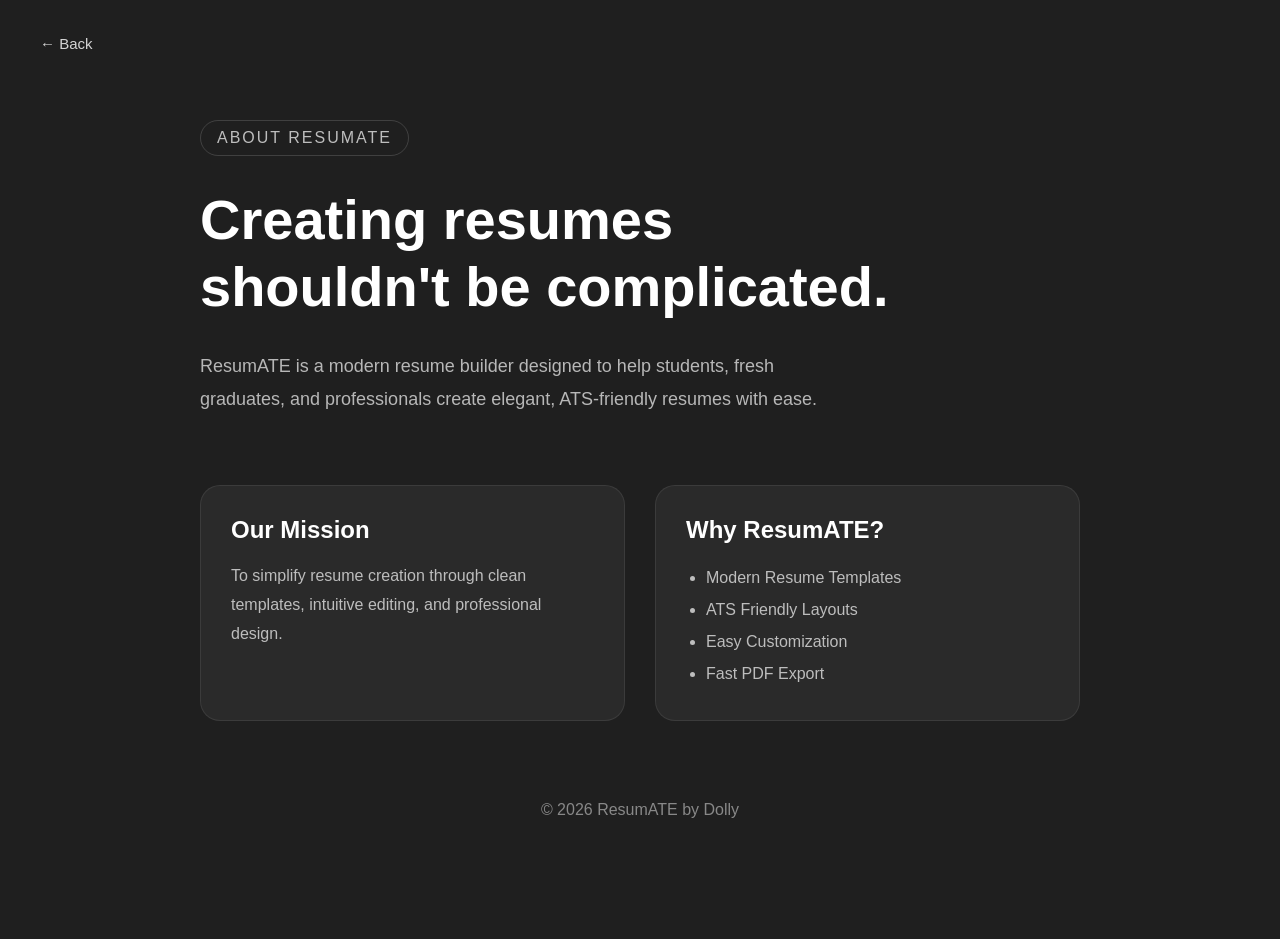
<file: about.html>
<!DOCTYPE html>
<html lang="en">
<head>
    <meta charset="UTF-8">
    <meta name="viewport" content="width=device-width, initial-scale=1.0">
    <title>ResumATE</title>
    <link rel="icon" type="image/png" href="images/2026-06-27.png">

    <link rel="stylesheet" href="css/about.css">
     <link rel="stylesheet" href="css/mobile.css">
</head>
<body>

    <a href="index.html" class="back-btn">← Back</a>

    <div class="container">

        <div class="badge">ABOUT RESUMATE</div>

        <h1>Creating resumes shouldn't be complicated.</h1>

        <p class="intro">
            ResumATE is a modern resume builder designed to help students,
            fresh graduates, and professionals create elegant,
            ATS-friendly resumes with ease.
        </p>

        <div class="cards">

            <div class="card">
                <h2>Our Mission</h2>
                <p>
                    To simplify resume creation through clean templates,
                    intuitive editing, and professional design.
                </p>
            </div>

            <div class="card">
                <h2>Why ResumATE?</h2>
                <ul>
                    <li>Modern Resume Templates</li>
                    <li>ATS Friendly Layouts</li>
                    <li>Easy Customization</li>
                    <li>Fast PDF Export</li>
                </ul>
            </div>

        </div>

        <footer>
            © 2026 ResumATE by Dolly
        </footer>

    </div>

</body>
</html>
</file>
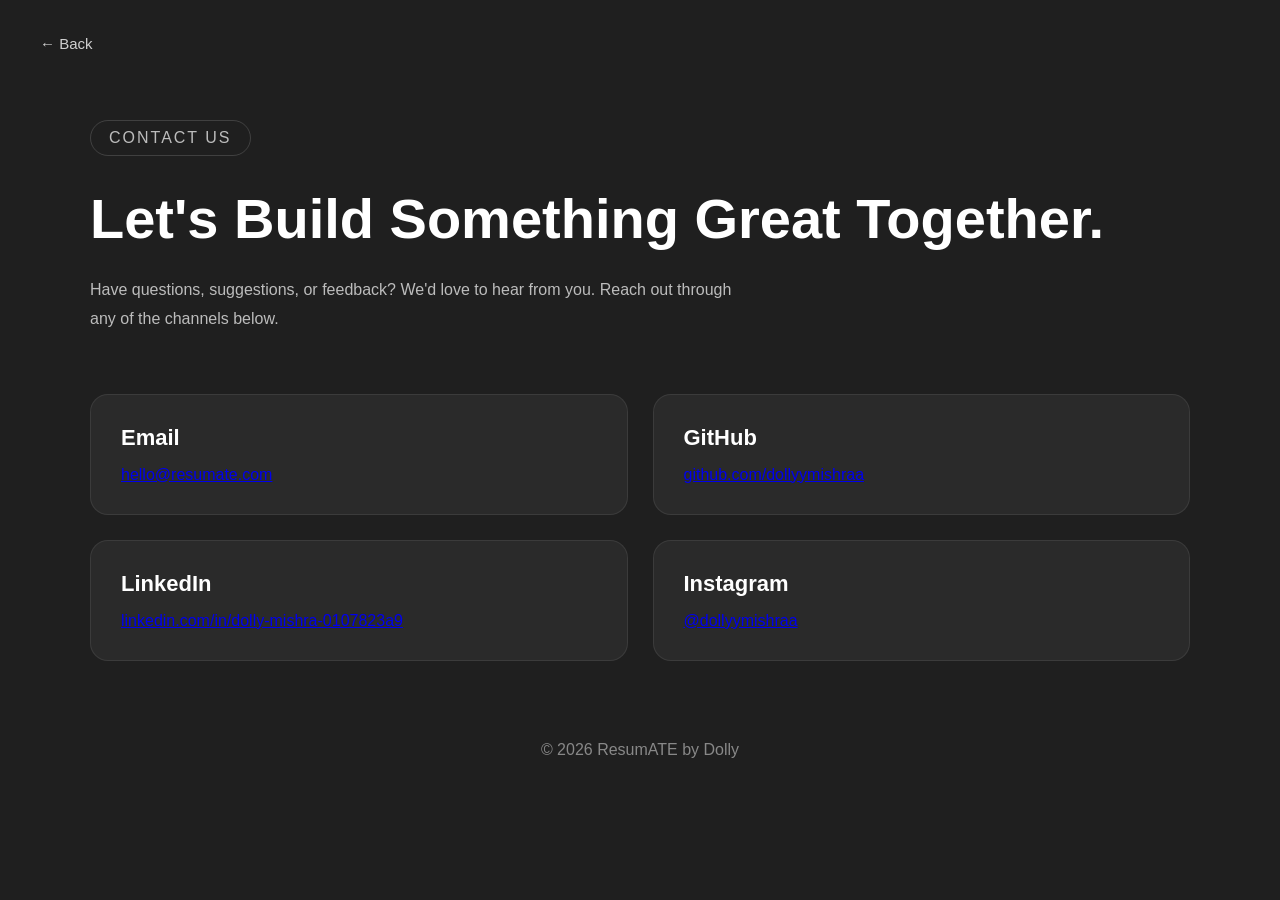
<file: contact.html>
<!DOCTYPE html>
<html lang="en">
<head>
    <meta charset="UTF-8">
    <meta name="viewport" content="width=device-width, initial-scale=1.0">
    <title>ResumATE </title>
    <link rel="icon" type="image/png" href="images/2026-06-27.png">
     <link rel="stylesheet" href="css/mobile.css">

    <link rel="stylesheet" href="css/contact.css">
</head>
<body>

    <a href="index.html" class="back-btn">← Back</a>

    <div class="container">

        <div class="badge">CONTACT US</div>

        <h1>Let's Build Something Great Together.</h1>

        <p class="intro">
            Have questions, suggestions, or feedback? We'd love to hear from you.
            Reach out through any of the channels below.
        </p>

        <div class="contact-grid">

            <div class="card">
                <h3>Email</h3>
                <p><a href="mailto:hello@resumate.com">hello@resumate.com</a></p>
            </div>

            <div class="card">
                <h3>GitHub</h3>
                <p><a href="https://github.com/dollyymishraa" target="_blank">github.com/dollyymishraa</a></p>
            </div>

            <div class="card">
                <h3>LinkedIn</h3>
                <p> <a href="https://linkedin.com/in/dolly-mishra-0107823a9" target="_blank">linkedin.com/in/dolly-mishra-0107823a9</a></p>
            </div>

            <div class="card">
                <h3>Instagram</h3>
                <p>
                <a href="https://instagram.com/dollyymishra" target="_blank">@dollyymishraa</a>
                </p>
            </div>

        </div>

        <footer>
            © 2026 ResumATE by Dolly
        </footer>

    </div>

</body>
</html>
</file>
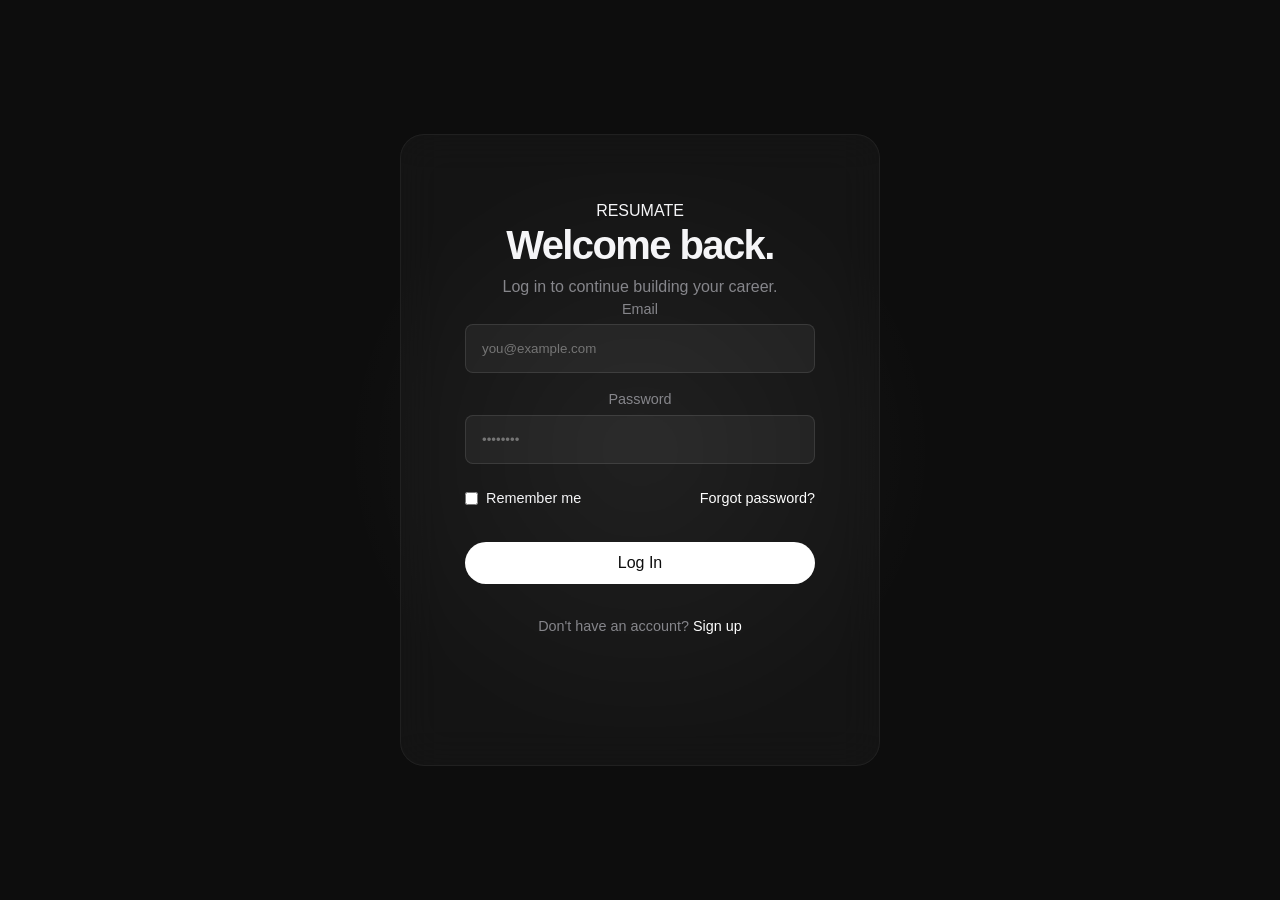
<file: dashboard.html>
<!DOCTYPE html>
<html lang="en" data-theme="dark">
<head>
  <meta charset="UTF-8">
  <meta name="viewport" content="width=device-width, initial-scale=1.0">
  <title>ResumATE</title>
  <link rel="icon" type="image/png" href="images/2026-06-27.png">
  <link rel="stylesheet" href="css/global.css">
  <link rel="stylesheet" href="css/animations.css">
  <link rel="stylesheet" href="css/dashboard.css">
   <link rel="stylesheet" href="css/mobile.css">
</head>
<body>
  <button class="btn btn-secondary logout-btn" onclick="Auth.logout()">Logout</button>

  <div class="dashboard-container">
    <div class="dashboard-header slide-up">
      <h1 class="dashboard-title">Welcome back, <span id="userName"></span></h1>
      <p class="dashboard-subtitle">Continue building your career story.</p>
    </div>

    <div class="dashboard-grid">
      <div class="dashboard-card glass slide-up delay-100" onclick="window.location.href='builder.html'">
        <div>
          <div class="card-icon">
            <svg width="28" height="28" viewBox="0 0 24 24" fill="none" stroke="currentColor" stroke-width="2"><line x1="12" y1="5" x2="12" y2="19"></line><line x1="5" y1="12" x2="19" y2="12"></line></svg>
          </div>
          <h3 class="card-title">Create New Resume</h3>
          <p class="card-description">Start from scratch </p>
        </div>
      </div>

      <div class="dashboard-card glass slide-up delay-200" onclick="window.location.href='profile.html'">
        <div>
          <div class="card-icon">
            <svg width="28" height="28" viewBox="0 0 24 24" fill="none" stroke="currentColor" stroke-width="2"><path d="M20 21v-2a4 4 0 0 0-4-4H8a4 4 0 0 0-4 4v2"></path><circle cx="12" cy="7" r="4"></circle></svg>
          </div>
          <h3 class="card-title">Profile</h3>
          <p class="card-description">Manage your account and preferences.</p>
        </div>
      </div>

      <div class="dashboard-card glass slide-up delay-300" onclick="window.location.href='settings.html'">
        <div>
          <div class="card-icon">
            <svg width="28" height="28" viewBox="0 0 25 25" fill="none" stroke="currentColor" stroke-width="2"><circle cx="12" cy="12" r="8"></circle><path d="M12 1v6m0 6v6m-9-9h6m6 0h6"></path></svg>
          </div>
          <h3 class="card-title">Settings</h3>
          <p class="card-description">Customize your experience.</p>
        </div>
      </div>
    </div>

    <div class="slide-up delay-300">
      <h2 style="margin-bottom: var(--spacing-lg);">Recent Resumes</h2>
      <input type="text" id="searchBar" class="search-bar" placeholder="Search resumes...">
      <div class="resume-list" id="resumeList">
        <!-- Resumes will be dynamically loaded here -->
      </div>
      <div id="emptyState" style="display: none; text-align: center; padding: var(--spacing-xxl); color: var(--text-muted);">
        <p>No resumes yet. Create your first one!</p>
      </div>
    </div>
  </div>

  <script src="js/storage.js"></script>
  <script src="js/toast.js"></script>
  <script src="js/auth.js"></script>
  <script src="js/theme.js"></script>
  <script src="js/resume.js"></script>
  <script>
    document.addEventListener('DOMContentLoaded', () => {
      Auth.requireAuth();
      
      const user = Auth.getCurrentUser();
      document.getElementById('userName').textContent = user.name;

      // Reveal animations
      setTimeout(() => {
        document.querySelectorAll('.slide-up').forEach(el => el.classList.add('visible'));
      }, 100);

      loadResumes();

      // Search functionality
      document.getElementById('searchBar').addEventListener('input', (e) => {
        loadResumes(e.target.value);
      });
    });

    function loadResumes(searchTerm = '') {
      const resumes = ResumeManager.getAll();
      const filtered = searchTerm 
        ? resumes.filter(r => r.name.toLowerCase().includes(searchTerm.toLowerCase()))
        : resumes;

      const container = document.getElementById('resumeList');
      const emptyState = document.getElementById('emptyState');

      if (filtered.length === 0) {
        container.innerHTML = '';
        emptyState.style.display = 'block';
        return;
      }

      emptyState.style.display = 'none';
      container.innerHTML = filtered.map(resume => `
        <div class="resume-item glass">
          <div class="resume-thumbnail"></div>
          <div class="resume-name">${resume.name}</div>
          <div class="resume-meta">Last modified: ${new Date(resume.lastModified).toLocaleDateString()}</div>
          <div class="resume-actions">
            <button onclick="editResume('${resume.id}')">Edit</button>
            <button onclick="duplicateResume('${resume.id}')">Duplicate</button>
            <button onclick="deleteResume('${resume.id}')">Delete</button>
          </div>
        </div>
      `).join('');
    }

    function editResume(id) {
      window.location.href = `builder.html?id=${id}`;
    }

    function duplicateResume(id) {
      ResumeManager.duplicate(id);
      Toast.show('Resume duplicated successfully', 'success');
      loadResumes();
    }

    function deleteResume(id) {
      if (confirm('Are you sure you want to delete this resume? This action cannot be undone.')) {
        ResumeManager.delete(id);
        Toast.show('Resume deleted successfully', 'success');
        loadResumes();
      }
    }
  </script>
</body>
</html>
</file>
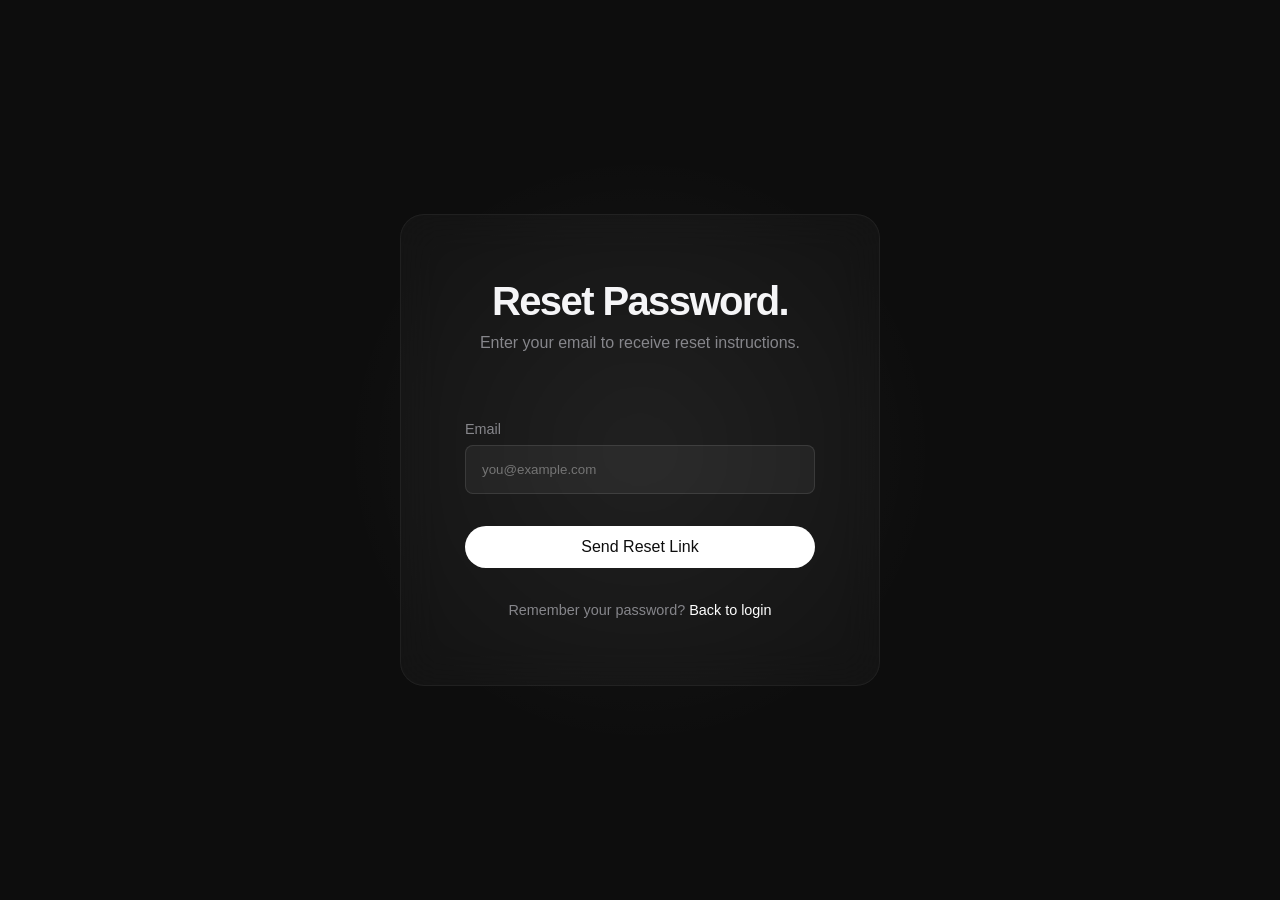
<file: forgot-password.html>
<!DOCTYPE html>
<html lang="en" data-theme="dark">
<head>
  <meta charset="UTF-8">
  <meta name="viewport" content="width=device-width, initial-scale=1.0">
  <title>ResumATE</title>
  <link rel="icon" type="image/png" href="images/2026-06-27.png">
  <link rel="stylesheet" href="css/global.css">
  <link rel="stylesheet" href="css/animations.css">
  <link rel="stylesheet" href="css/auth.css">
   <link rel="stylesheet" href="css/mobile.css">
</head>
<body>
  <div class="auth-container">
    <div class="auth-bg-blob"></div>
    <div class="auth-card glass scale-up">
      <div class="auth-header">
        <h1 class="auth-title">Reset Password.</h1>
        <p class="auth-subtitle">Enter your email to receive reset instructions.</p>
      </div>
      
      <form id="resetForm" class="auth-form">
        <div class="form-group delay-100 slide-up">
          <label for="email" class="form-label">Email</label>
          <input type="email" id="email" required placeholder="you@example.com">
          <span class="error-message" id="emailError">Please enter a valid email address.</span>
        </div>
        
        <button type="submit" class="btn btn-primary auth-btn delay-200 slide-up">Send Reset Link</button>
      </form>
      
      <div class="auth-footer delay-300 slide-up">
        Remember your password? <a href="login.html" class="auth-link">Back to login</a>
      </div>
    </div>
  </div>

  <script src="js/storage.js"></script>
  <script src="js/toast.js"></script>
  <script src="js/auth.js"></script>
  <script src="js/theme.js"></script>
  <script>
    document.addEventListener('DOMContentLoaded', () => {
      Auth.redirectIfAuth();
      
      setTimeout(() => {
        document.querySelector('.scale-up').classList.add('visible');
        document.querySelectorAll('.slide-up').forEach(el => el.classList.add('visible'));
      }, 100);

      const form = document.getElementById('resetForm');
      form.addEventListener('submit', (e) => {
        e.preventDefault();
        const email = document.getElementById('email').value;
        const emailRegex = /^[^\s@]+@[^\s@]+\.[^\s@]+$/;
        
        if (!emailRegex.test(email)) {
          document.getElementById('emailError').classList.add('visible');
          return;
        }
        
        document.getElementById('emailError').classList.remove('visible');
        Toast.show('If an account exists, a reset link will be sent.', 'success');
        
        setTimeout(() => {
          window.location.href = 'login.html';
        }, 3000);
      });
    });
  </script>
</body>
</html>
</file>
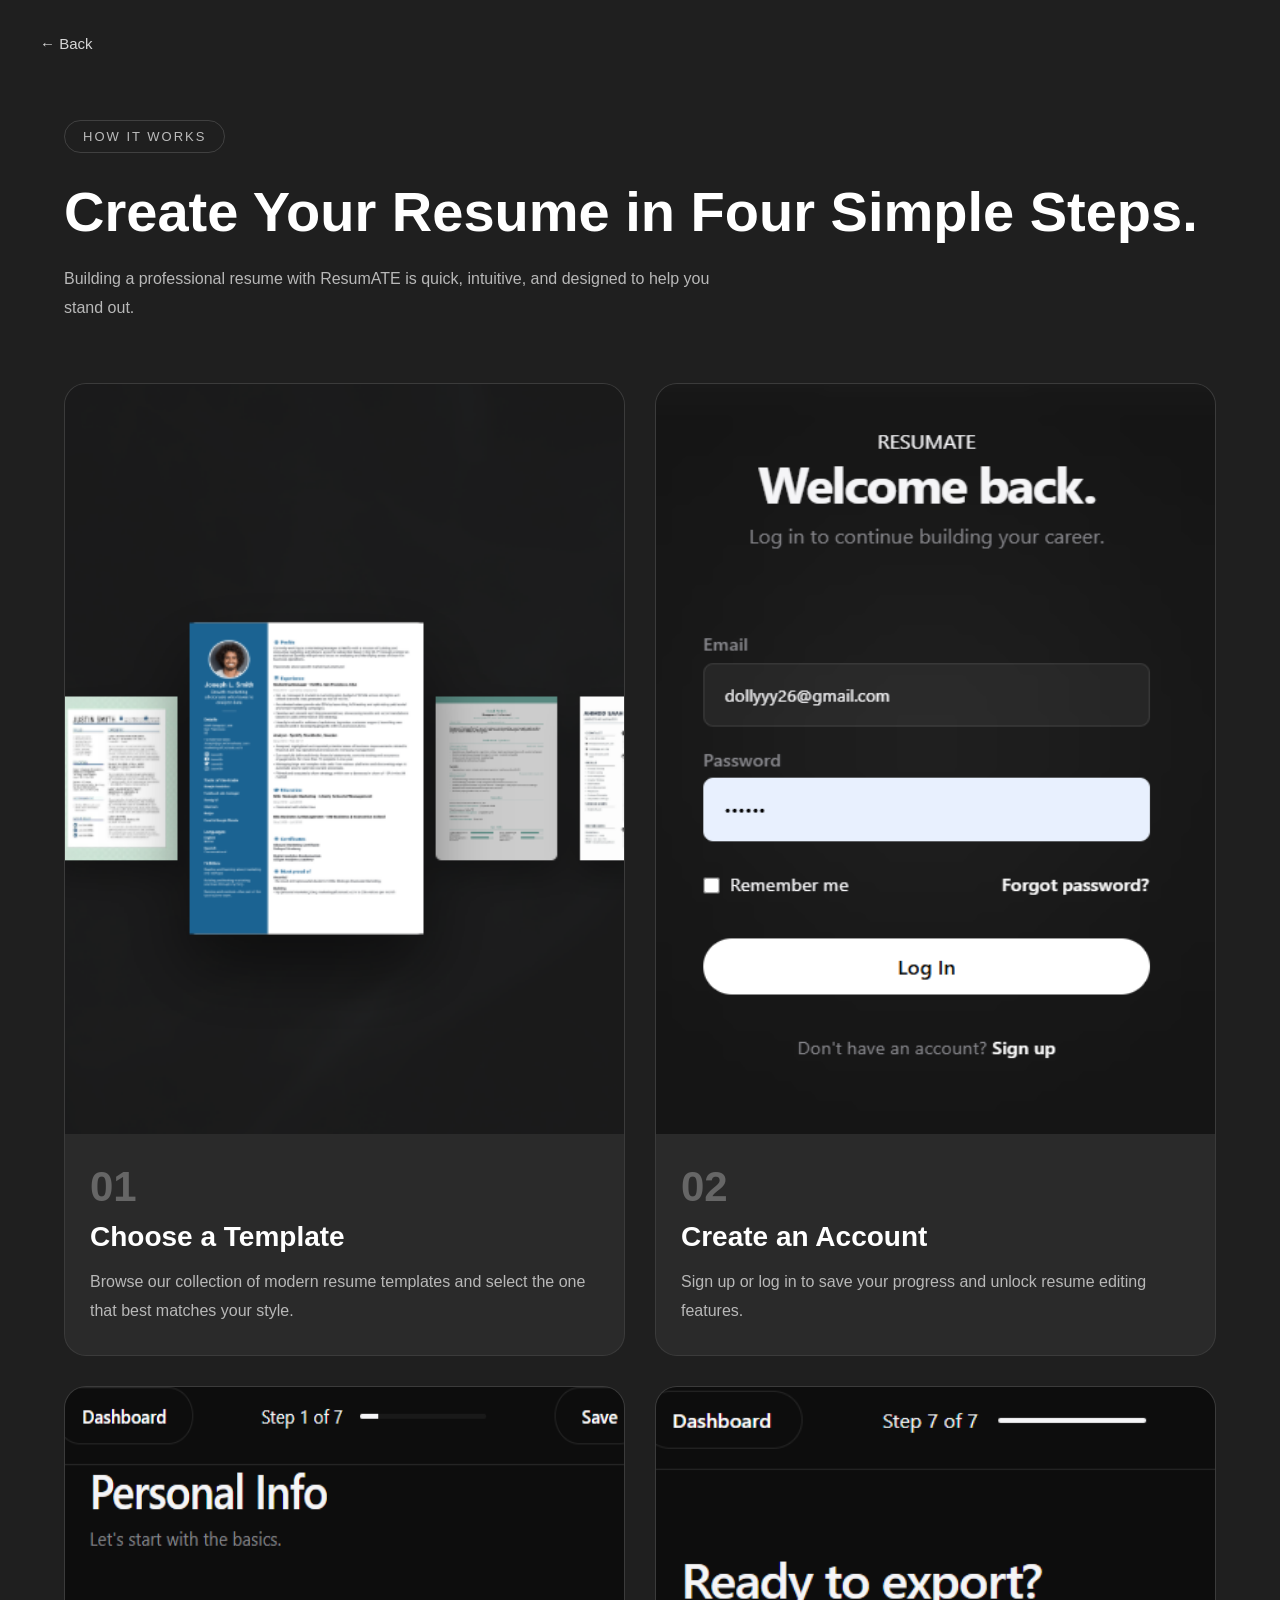
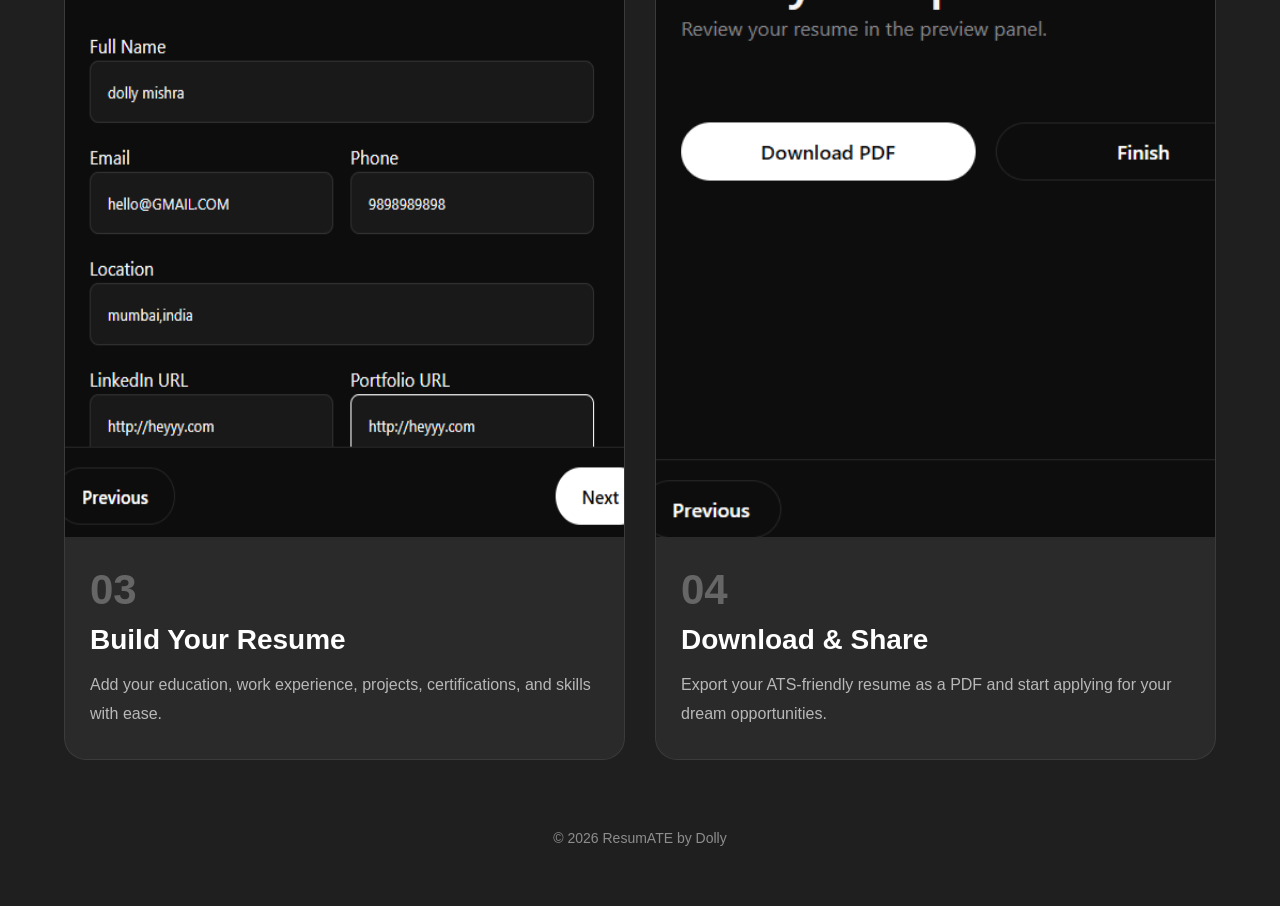
<file: how-it-works.html>
<!DOCTYPE html>
<html lang="en">
<head>
    <meta charset="UTF-8">
    <meta name="viewport" content="width=device-width, initial-scale=1.0">
    <title>ResumATE</title>
    <link rel="icon" type="image/png" href="images/2026-06-27.png">
     <link rel="stylesheet" href="css/mobile.css">

    <link rel="stylesheet" href="css/how-it-works.css">
</head>
<body>

    <a href="index.html" class="back-btn">← Back</a>

    <div class="container">

        <div class="badge">HOW IT WORKS</div>

        <h1>Create Your Resume in Four Simple Steps.</h1>

        <p class="intro">
            Building a professional resume with ResumATE is quick, intuitive,
            and designed to help you stand out.
        </p>

        <div class="steps">

            <!-- Step 1 -->
            <div class="step">
                <img src="images/template.png"
                     alt="Choose Template">

                <div class="number">01</div>

                <h2>Choose a Template</h2>

                <p>
                    Browse our collection of modern resume templates
                    and select the one that best matches your style.
                </p>
            </div>

            <!-- Step 2 -->
            <div class="step">
                <img src="images/login.png"
                     alt="Login">

                <div class="number">02</div>

                <h2>Create an Account</h2>

                <p>
                    Sign up or log in to save your progress and unlock
                    resume editing features.
                </p>
            </div>

            <!-- Step 3 -->
            <div class="step">
                <img src="images/resume-builder.png"
                     alt="Resume Builder">

                <div class="number">03</div>

                <h2>Build Your Resume</h2>

                <p>
                    Add your education, work experience, projects,
                    certifications, and skills with ease.
                </p>
            </div>

            <!-- Step 4 -->
            <div class="step">
                <img src="images/download.png"
                     alt="Download Resume">

                <div class="number">04</div>

                <h2>Download & Share</h2>

                <p>
                    Export your ATS-friendly resume as a PDF and start
                    applying for your dream opportunities.
                </p>
            </div>

        </div>

        <footer>
            © 2026 ResumATE by Dolly
        </footer>

    </div>

</body>
</html>
</file>
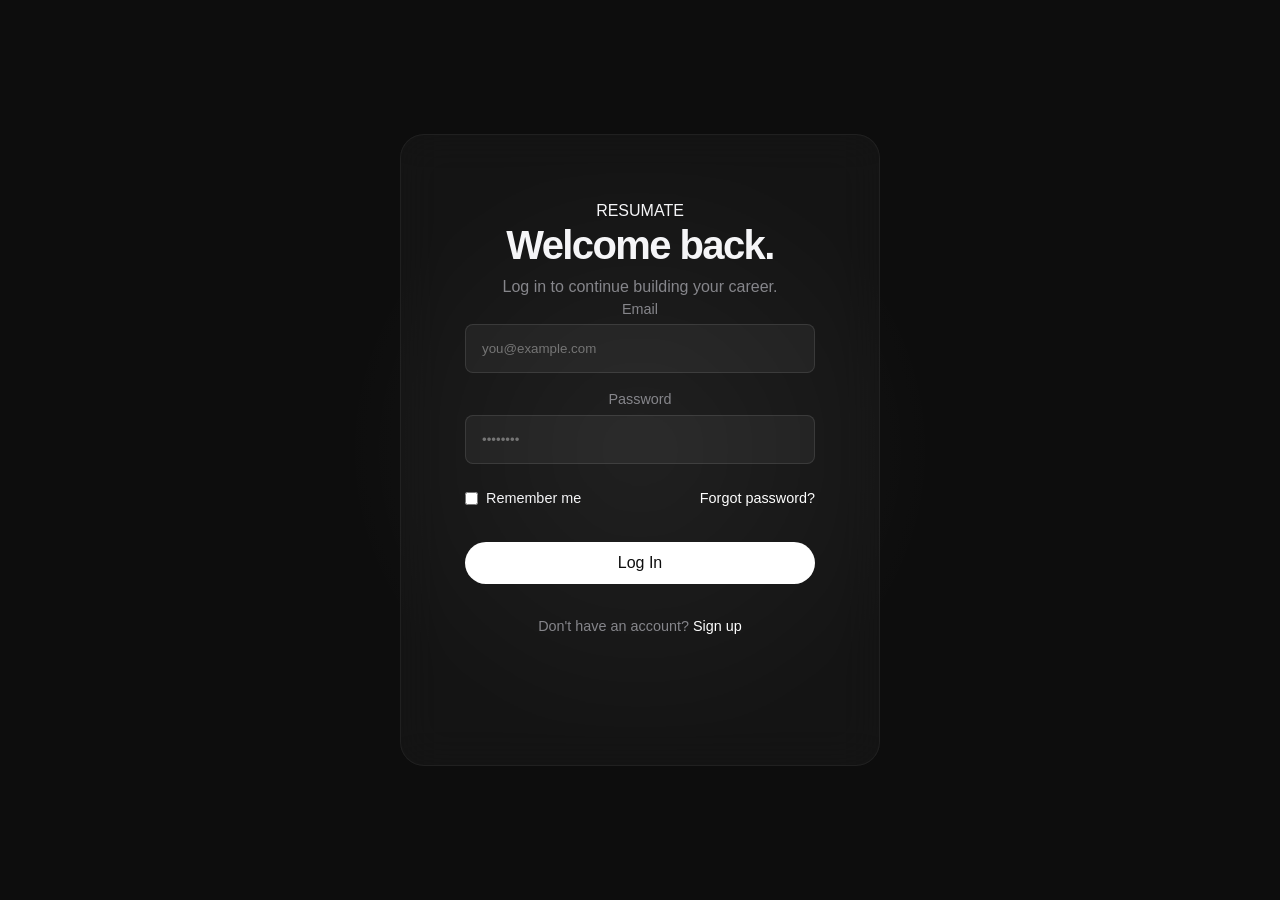
<file: login.html>
<!DOCTYPE html>
<html lang="en" data-theme="dark">
<head>
  <meta charset="UTF-8">
  <meta name="viewport" content="width=device-width, initial-scale=1.0">
  <title>ResumATE</title>
  <link rel="icon" type="image/png" href="images/2026-06-27.png">
  <link rel="stylesheet" href="css/global.css">
  <link rel="stylesheet" href="css/animations.css">
  <link rel="stylesheet" href="css/auth.css">
   <link rel="stylesheet" href="css/mobile.css">
</head>
<body>
  


  <div class="auth-container">
    <div class="auth-bg-blob"></div>
    <div class="auth-card glass scale-up">
      <div class="auth-header">
        <div class="auth-logo">
          <div class="hero-layout">RESUM<span>ATE</span>
</div>
        <h1 class="auth-title">Welcome back.</h1>
        <p class="auth-subtitle">Log in to continue building your career.</p>
      </div>
      
      <form id="loginForm" class="auth-form">
        <div class="form-group delay-100 slide-up">
          <label for="email" class="form-label">Email</label>
          <input type="email" id="email" required placeholder="you@example.com">
          <span class="error-message" id="emailError">Please enter a valid email address.</span>
        </div>
        
        <div class="form-group delay-200 slide-up">
          <label for="password" class="form-label">Password</label>
          <input type="password" id="password" required placeholder="••••••••">
        </div>
        
        <div class="form-options delay-300 slide-up">
          <label class="checkbox-label">
            <input type="checkbox" id="remember">
            <span>Remember me</span>
          </label>
          <a href="forgot-password.html" class="auth-link">Forgot password?</a>
        </div>
        
        <button type="submit" class="btn btn-primary auth-btn delay-300 slide-up">Log In</button>
      </form>
      
      <div class="auth-footer delay-300 slide-up">
        Don't have an account? <a href="signup.html" class="auth-link">Sign up</a>
      </div>
    </div>
  </div>

  <script src="js/storage.js"></script>
  <script src="js/toast.js"></script>
  <script src="js/auth.js"></script>
  <script src="js/theme.js"></script>
  <script>
    document.addEventListener('DOMContentLoaded', () => {
      Auth.redirectIfAuth();
      
      // Reveal animations
      setTimeout(() => {
        document.querySelector('.scale-up').classList.add('visible');
        document.querySelectorAll('.slide-up').forEach(el => el.classList.add('visible'));
      }, 100);

      const form = document.getElementById('loginForm');
      form.addEventListener('submit', (e) => {
        e.preventDefault();
        
        const email = document.getElementById('email').value;
        const password = document.getElementById('password').value;
        const remember = document.getElementById('remember').checked;
        const emailError = document.getElementById('emailError');
        
        // Basic email validation
        const emailRegex = /^[^\s@]+@[^\s@]+\.[^\s@]+$/;
        if (!emailRegex.test(email)) {
          emailError.classList.add('visible');
          return;
        } else {
          emailError.classList.remove('visible');
        }

        try {
          Auth.login(email, password, remember);
          const params = new URLSearchParams(window.location.search);
          const redirect = params.get('redirect');
          window.location.href = redirect ? decodeURIComponent(redirect) : 'dashboard.html';
        } catch (error) {
          Toast.show(error.message, 'error');
        }
      });
    });
  </script>
</body>
</html>
</file>
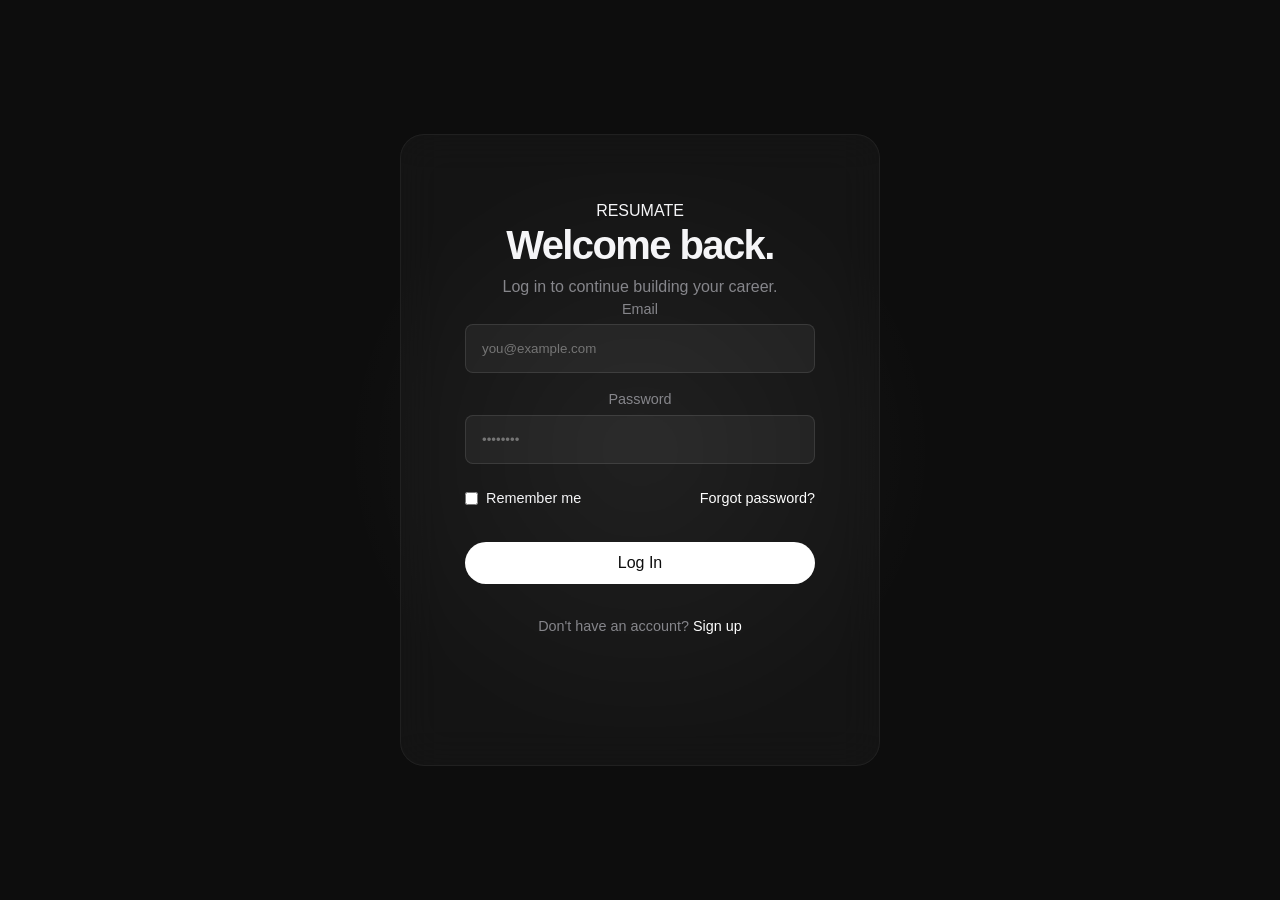
<file: profile.html>
<!DOCTYPE html>
<html lang="en" data-theme="dark">
<head>
  <meta charset="UTF-8">
  <meta name="viewport" content="width=device-width, initial-scale=1.0">
  <title>ResumATE</title>
  <link rel="icon" type="image/png" href="images/2026-06-27.png">
  <link rel="stylesheet" href="css/global.css">
  <link rel="stylesheet" href="css/animations.css">
  <link rel="stylesheet" href="css/dashboard.css">
   <link rel="stylesheet" href="css/mobile.css">
</head>
<body>
  <button class="btn btn-secondary logout-btn" onclick="window.location.href='dashboard.html'">← Back</button>

  <div class="dashboard-container">
    <div class="dashboard-header slide-up">
      <h1 class="dashboard-title">Profile</h1>
      <p class="dashboard-subtitle">Manage your account information.</p>
    </div>

    <div class="glass slide-up delay-100" style="max-width: 600px; padding: var(--spacing-xl); margin-bottom: var(--spacing-xl);">
      <div style="display: flex; align-items: center; gap: var(--spacing-lg); margin-bottom: var(--spacing-xl);">
        <div style="width: 80px; height: 80px; border-radius: 50%; background: var(--surface-color); display: flex; align-items: center; justify-content: center; font-size: 2rem; font-weight: 600; border: 2px solid var(--border-color);" id="avatarInitials"></div>
        <div>
          <h2 id="profileName"></h2>
          <p class="text-muted" id="profileEmail"></p>
        </div>
      </div>

      <div style="display: flex; flex-direction: column; gap: var(--spacing-md);">
        <div>
          <label class="form-label">Full Name</label>
          <input type="text" id="editName" placeholder="Your name">
        </div>
        <div>
          <label class="form-label">Email</label>
          <input type="email" id="editEmail" placeholder="your@email.com">
        </div>
        <button class="btn btn-primary" onclick="saveProfile()">Save Changes</button>
      </div>
    </div>

    <div class="slide-up delay-200">
      <h2 style="margin-bottom: var(--spacing-lg);">Statistics</h2>
      <div class="dashboard-grid">
        <div class="glass" style="padding: var(--spacing-lg);">
          <div class="text-muted">Total Resumes</div>
          <div style="font-size: 2.5rem; font-weight: 700; margin-top: var(--spacing-sm);" id="totalResumes">0</div>
        </div>
        <div class="glass" style="padding: var(--spacing-lg);">
          <div class="text-muted">Member Since</div>
          <div style="font-size: 1.5rem; font-weight: 600; margin-top: var(--spacing-sm);" id="memberSince"></div>
        </div>
      </div>
    </div>
  </div>

  <script src="js/storage.js"></script>
  <script src="js/toast.js"></script>
  <script src="js/auth.js"></script>
  <script src="js/theme.js"></script>
  <script src="js/resume.js"></script>
  <script>
    document.addEventListener('DOMContentLoaded', () => {
      Auth.requireAuth();
      
      const user = Auth.getCurrentUser();
      document.getElementById('profileName').textContent = user.name;
      document.getElementById('profileEmail').textContent = user.email;
      document.getElementById('editName').value = user.name;
      document.getElementById('editEmail').value = user.email;
      
      const initials = user.name.split(' ').map(n => n[0]).join('').toUpperCase();
      document.getElementById('avatarInitials').textContent = initials;

      const resumes = ResumeManager.getAll();
      document.getElementById('totalResumes').textContent = resumes.length;

      const users = Auth.getUsers();
      const fullUser = users.find(u => u.id === user.id);
      if (fullUser) {
        const date = new Date(fullUser.createdAt);
        document.getElementById('memberSince').textContent = date.toLocaleDateString('en-US', { month: 'short', year: 'numeric' });
      }

      setTimeout(() => {
        document.querySelectorAll('.slide-up').forEach(el => el.classList.add('visible'));
      }, 100);
    });

    function saveProfile() {
      const newName = document.getElementById('editName').value;
      const newEmail = document.getElementById('editEmail').value;

      if (!newName || !newEmail) {
        Toast.show('Please fill in all fields', 'error');
        return;
      }

      const user = Auth.getCurrentUser();
      const users = Auth.getUsers();
      const userIndex = users.findIndex(u => u.id === user.id);
      
      if (userIndex >= 0) {
        users[userIndex].name = newName;
        users[userIndex].email = newEmail;
        Storage.set(Auth.USERS_KEY, users);
        
        Auth.setSession({ id: user.id, name: newName, email: newEmail });
        Toast.show('Profile updated successfully', 'success');
        
        setTimeout(() => window.location.reload(), 1000);
      }
    }
  </script>
</body>
</html>
</file>
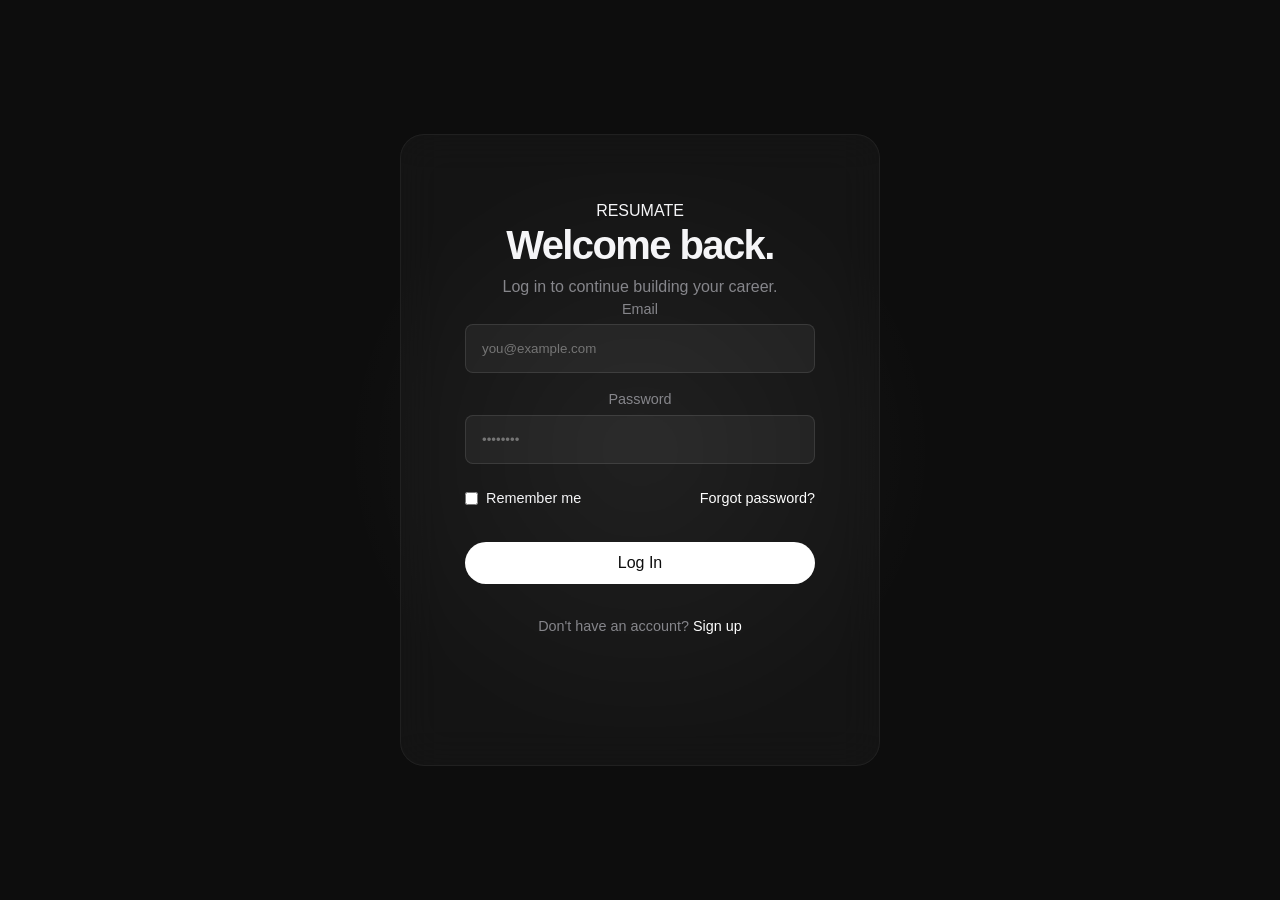
<file: settings.html>
<!DOCTYPE html>
<html lang="en" data-theme="dark">
<head>
  <meta charset="UTF-8">
  <meta name="viewport" content="width=device-width, initial-scale=1.0">
  <title>ResumATE</title>
  <link rel="icon" type="image/png" href="images/2026-06-27.png">
  <link rel="stylesheet" href="css/global.css">
  <link rel="stylesheet" href="css/animations.css">
  <link rel="stylesheet" href="css/dashboard.css">
   <link rel="stylesheet" href="css/mobile.css">
</head>
<body>
  <button class="btn btn-secondary logout-btn" onclick="window.location.href='dashboard.html'">← Back</button>

  <div class="dashboard-container">
    <div class="dashboard-header slide-up">
      <h1 class="dashboard-title">Settings</h1>
      <p class="dashboard-subtitle">Customize your experience.</p>
    </div>

    <div class="glass slide-up delay-100" style="max-width: 600px; padding: var(--spacing-xl); margin-bottom: var(--spacing-lg);">
      <h3 style="margin-bottom: var(--spacing-lg);">Theme</h3>
      <div style="display: flex; gap: var(--spacing-md); align-items: center;">
        <span>Dark Mode</span>
        <label style="position: relative; display: inline-block; width: 60px; height: 30px;">
          <input type="checkbox" id="themeToggle" style="opacity: 0; width: 0; height: 0;">
          <span style="position: absolute; cursor: pointer; top: 0; left: 0; right: 0; bottom: 0; background-color: var(--surface-color); transition: 0.4s; border-radius: 30px; border: 1px solid var(--border-color);"></span>
          <span style="position: absolute; content: ''; height: 22px; width: 22px; left: 4px; bottom: 3px; background-color: var(--accent-color); transition: 0.4s; border-radius: 50%;"></span>
        </label>
        <span>Light Mode</span>
      </div>
    </div>

    <div class="glass slide-up delay-200" style="max-width: 600px; padding: var(--spacing-xl); margin-bottom: var(--spacing-lg);">
      <h3 style="margin-bottom: var(--spacing-lg);">Data Management</h3>
      <div style="display: flex; flex-direction: column; gap: var(--spacing-md);">
        <button class="btn btn-secondary" onclick="exportData()">Export All Data</button>
        <button class="btn btn-secondary" onclick="document.getElementById('importFile').click()">Import Data</button>
        <input type="file" id="importFile" accept=".json" style="display: none;" onchange="importData(event)">
        <button class="btn btn-secondary" onclick="resetPreferences()">Reset All Preferences</button>
      </div>
    </div>

    <div class="glass slide-up delay-300" style="max-width: 600px; padding: var(--spacing-xl);">
      <h3 style="margin-bottom: var(--spacing-lg);">Account</h3>
      <button class="btn btn-primary" onclick="Auth.logout()">Logout</button>
    </div>
  </div>

  <script src="js/storage.js"></script>
  <script src="js/toast.js"></script>
  <script src="js/auth.js"></script>
  <script src="js/theme.js"></script>
  <script src="js/resume.js"></script>
  <script>
    document.addEventListener('DOMContentLoaded', () => {
      Auth.requireAuth();

      const settings = Storage.get('resumate_settings', { theme: 'dark' });
      const toggle = document.getElementById('themeToggle');
      toggle.checked = settings.theme === 'light';

      toggle.addEventListener('change', () => {
        Theme.toggle();
      });

      setTimeout(() => {
        document.querySelectorAll('.slide-up').forEach(el => el.classList.add('visible'));
      }, 100);
    });

    function exportData() {
      const resumes = ResumeManager.getAll();
      const dataStr = JSON.stringify(resumes, null, 2);
      const dataBlob = new Blob([dataStr], { type: 'application/json' });
      const url = URL.createObjectURL(dataBlob);
      const link = document.createElement('a');
      link.href = url;
      link.download = `resumate-export-${Date.now()}.json`;
      link.click();
      Toast.show('Data exported successfully', 'success');
    }

    function importData(event) {
      const file = event.target.files[0];
      if (!file) return;

      const reader = new FileReader();
      reader.onload = (e) => {
        try {
          const data = JSON.parse(e.target.result);
          if (!Array.isArray(data)) throw new Error('Invalid format');
          
          const user = Auth.getCurrentUser();
          const allResumes = Storage.get(ResumeManager.RESUMES_KEY, {});
          allResumes[user.id] = data;
          Storage.set(ResumeManager.RESUMES_KEY, allResumes);
          
          Toast.show('Data imported successfully', 'success');
          setTimeout(() => window.location.href = 'dashboard.html', 1500);
        } catch (error) {
          Toast.show('Invalid file format. Please upload a valid JSON file.', 'error');
        }
      };
      reader.readAsText(file);
    }

    function resetPreferences() {
      if (confirm('Are you sure? This will reset all settings to defaults.')) {
        Storage.remove('resumate_settings');
        Toast.show('Preferences reset successfully', 'success');
        setTimeout(() => window.location.reload(), 1000);
      }
    }
  </script>
</body>
</html>
</file>
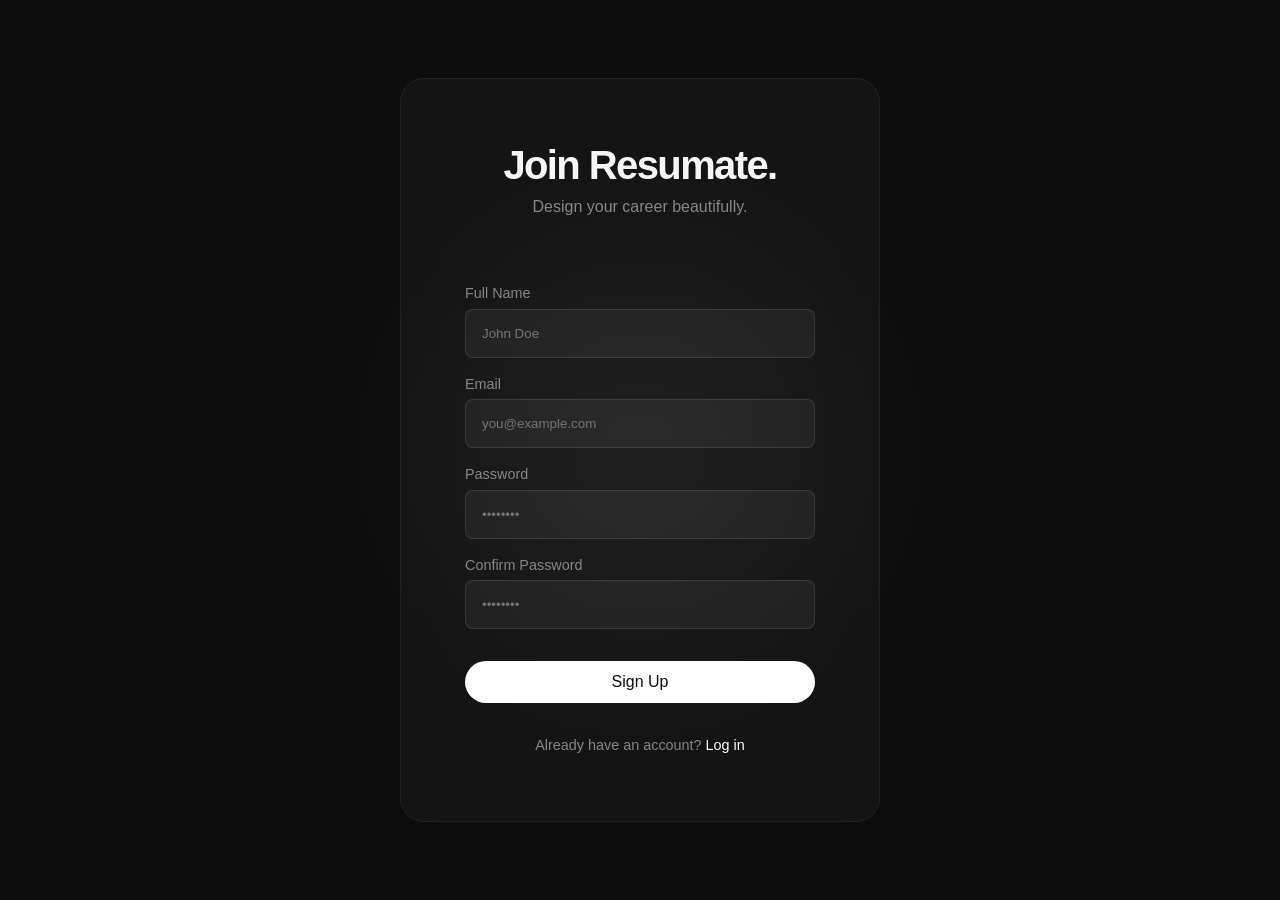
<file: signup.html>
<!DOCTYPE html>
<html lang="en" data-theme="dark">
<head>
  <meta charset="UTF-8">
  <meta name="viewport" content="width=device-width, initial-scale=1.0">
  <title>ResumATE</title>
  <link rel="icon" type="image/png" href="images/2026-06-27.png">
  <link rel="stylesheet" href="css/global.css">
  <link rel="stylesheet" href="css/animations.css">
  <link rel="stylesheet" href="css/auth.css">
   <link rel="stylesheet" href="css/mobile.css">
</head>
<body>
  <div class="auth-container">
    <div class="auth-bg-blob"></div>
    <div class="auth-card glass scale-up">
      <div class="auth-header">
        <h1 class="auth-title">Join Resumate.</h1>
        <p class="auth-subtitle">Design your career beautifully.</p>
      </div>
      
      <form id="signupForm" class="auth-form">
        <div class="form-group delay-100 slide-up">
          <label for="name" class="form-label">Full Name</label>
          <input type="text" id="name" required placeholder="John Doe">
        </div>

        <div class="form-group delay-100 slide-up">
          <label for="email" class="form-label">Email</label>
          <input type="email" id="email" required placeholder="you@example.com">
          <span class="error-message" id="emailError">Please enter a valid email address.</span>
        </div>
        
        <div class="form-group delay-200 slide-up">
          <label for="password" class="form-label">Password</label>
          <input type="password" id="password" required placeholder="••••••••" minlength="6">
        </div>

        <div class="form-group delay-200 slide-up">
          <label for="confirmPassword" class="form-label">Confirm Password</label>
          <input type="password" id="confirmPassword" required placeholder="••••••••" minlength="6">
          <span class="error-message" id="passwordError">Passwords do not match.</span>
        </div>
        
        <button type="submit" class="btn btn-primary auth-btn delay-300 slide-up">Sign Up</button>
      </form>
      
      <div class="auth-footer delay-300 slide-up">
        Already have an account? <a id="loginLink" href="login.html" class="auth-link">Log in</a>
      </div>
    </div>
  </div>

  <script src="js/storage.js"></script>
  <script src="js/toast.js"></script>
  <script src="js/auth.js"></script>
  <script src="js/theme.js"></script>
  <script>
    document.addEventListener('DOMContentLoaded', () => {
      Auth.redirectIfAuth();

      const params = new URLSearchParams(window.location.search);
      const redirect = params.get('redirect');
      if (redirect) {
        document.getElementById('loginLink').href = 'login.html?redirect=' + encodeURIComponent(redirect);
      }
      
      // Reveal animations
      setTimeout(() => {
        document.querySelector('.scale-up').classList.add('visible');
        document.querySelectorAll('.slide-up').forEach(el => el.classList.add('visible'));
      }, 100);

      const form = document.getElementById('signupForm');
      form.addEventListener('submit', (e) => {
        e.preventDefault();
        
        const name = document.getElementById('name').value;
        const email = document.getElementById('email').value;
        const password = document.getElementById('password').value;
        const confirmPassword = document.getElementById('confirmPassword').value;
        
        const emailError = document.getElementById('emailError');
        const passwordError = document.getElementById('passwordError');
        let isValid = true;
        
        const emailRegex = /^[^\s@]+@[^\s@]+\.[^\s@]+$/;
        if (!emailRegex.test(email)) {
          emailError.classList.add('visible');
          isValid = false;
        } else {
          emailError.classList.remove('visible');
        }

        if (password !== confirmPassword) {
          passwordError.classList.add('visible');
          isValid = false;
        } else {
          passwordError.classList.remove('visible');
        }

        if (!isValid) return;

        try {
          Auth.signup(name, email, password);
          const params = new URLSearchParams(window.location.search);
          const redirect = params.get('redirect');
          window.location.href = redirect ? decodeURIComponent(redirect) : 'dashboard.html';
        } catch (error) {
          Toast.show(error.message, 'error');
        }
      });
    });
  </script>
</body>
</html>
</file>
<file: css/about.css>
*{
    margin:0;
    padding:0;
    box-sizing:border-box;
}

body{
    background:#1f1f1f;
    color:#fff;
    font-family:Arial, sans-serif;
    min-height:100vh;
}

.back-btn{
    position:absolute;
    top:35px;
    left:40px;
    color:#d4d4d4;
    text-decoration:none;
    font-size:15px;
    transition:.3s;
}

.back-btn:hover{
    color:white;
}

.container{
    max-width:1000px;
    margin:auto;
    padding:120px 60px;
}

.badge{
    display:inline-block;
    padding:8px 16px;
    border:1px solid rgba(255,255,255,.15);
    border-radius:30px;
    color:#bdbdbd;
    letter-spacing:2px;
    margin-bottom:30px;
}

h1{
    font-size:56px;
    font-weight:600;
    max-width:700px;
    line-height:1.2;
    margin-bottom:30px;
}

.intro{
    color:#b7b7b7;
    max-width:650px;
    line-height:1.8;
    font-size:18px;
    margin-bottom:70px;
}

.cards{
    display:flex;
    gap:30px;
    flex-wrap:wrap;
}

.card{
    flex:1;
    min-width:280px;
    background:rgba(255,255,255,.05);
    border:1px solid rgba(255,255,255,.08);
    border-radius:20px;
    padding:30px;
}

.card h2{
    margin-bottom:18px;
}

.card p{
    color:#bdbdbd;
    line-height:1.8;
}

.card ul{
    color:#bdbdbd;
    padding-left:20px;
    line-height:2;
}

footer{
    margin-top:80px;
    color:#888;
    text-align:center;
}
</file>
<file: css/mobile.css>
/* ── Landing page (index.html) ── */

@media (max-width: 768px) {

  /* Stack hero vertically, fit content — no gap */
  .hero-layout {
    flex-direction: column;
    height: auto;
    min-height: 100vh;
    overflow-y: auto;
    overflow-x: hidden;
  }

  /* Hide the top-left tagline on mobile — it overlaps the brand */
  .top-left {
    display: none;
  }

  /* Brand: push down so it doesn't collide with hamburger */
  .brand-top {
    font-size: 20px;
    top: 16px;
    /* stays centered via existing left:50% / translateX(-50%) */
  }

  .top-right {
    top: 18px;
    right: 16px;
  }

  .bottom-left {
    bottom: 20px;
    left: 16px;
    gap: 14px;
  }

  .bottom-left a {
    font-size: 16px;
  }

  .bottom-right {
    bottom: 20px;
    right: 16px;
    font-size: 10px;
  }

  /* Left hero content: centered, tight top padding */
  .hero-left {
    flex: none;
    padding: 80px 24px 28px;
    align-items: center;
    text-align: center;
    z-index: 5;
  }

  .hero-title {
    font-size: 36px;
  }

  .hero-subtitle {
    width: auto;
    white-space: normal;
    height: auto;
    font-size: 14px;
    margin-bottom: 16px;
  }

  .hero-btn {
    font-size: 13px;
    padding: 10px 20px;
  }

  /* Right hero: carousel snug — no extra padding creating the gap */
  .hero-right {
    flex: none;
    width: 100%;
    justify-content: center;
    padding-bottom: 60px;
    padding-top: 0;
    z-index: 5;
  }

  .carousel-container {
    right: 0;
    padding: 16px 24px;
    gap: 10px;
    justify-content: center;
  }

  .carousel-item img {
    width: 75px;
    height: 107px;
  }

  .carousel-item.active {
    width: 95px;
    height: 134px;
  }

  /* Dropdown menu */
  .menu {
    right: 0;
    min-width: 160px;
  }
}

@media (max-width: 480px) {
  .hero-title {
    font-size: 28px;
  }

  .hero-left {
    padding: 70px 20px 24px;
  }

  .hero-right {
    padding-bottom: 48px;
  }

  .carousel-item img {
    width: 58px;
    height: 82px;
  }

  .carousel-item.active {
    width: 78px;
    height: 108px;
  }
}


/* ── Builder page (builder.html) ── */

@media (max-width: 900px) {

  /* Section header padding */
  .section-header {
    padding: 32px 16px 0;
  }

  #editorSection {
    padding: 0 16px 48px;
  }

  /* Stack form + preview vertically */
  .editor-wrapper {
    grid-template-columns: 1fr;
    gap: 16px;
  }

  /* Form panel: uncap height on mobile, natural scroll */
  .form-panel {
    max-height: none;
    overflow-y: visible;
  }

  /* Preview panel: keep a reasonable height */
  .preview-area {
    min-height: 320px;
    max-height: 480px;
  }

  /* Template strip: 3 across on tablet */
  .template-strip {
    grid-template-columns: repeat(3, 1fr);
    gap: 10px;
  }

  .tmpl-thumb {
    height: 180px;
  }

  .two-col {
    grid-template-columns: 1fr;
  }

  /* Buttons: full width stack */
  .btn-row {
    flex-direction: column;
  }

  .btn-primary,
  .btn-secondary {
    width: 100%;
    text-align: center;
    padding: 10px 18px;
    font-size: 12px;
  }
}

@media (max-width: 480px) {

  /* Template strip: 2 across on phones */
  .template-strip {
    grid-template-columns: repeat(2, 1fr);
  }

  .tmpl-thumb {
    height: 150px;
  }

  .section-title {
    font-size: 20px;
  }

  .section-sub {
    font-size: 12px;
  }
}


/* ── Auth pages (login, signup, forgot-password) ── */

@media (max-width: 600px) {

  /* Whole page fits in one screen — no scrolling */
  .auth-container {
    min-height: 100vh;
    padding: 16px;
    align-items: center;
  }

  .auth-card {
    padding: 24px 20px;
  }

  /* The logo div in login.html uses hero-layout class — reset it on mobile */
  .auth-card .hero-layout {
    position: static;
    width: auto;
    height: auto;
    display: inline;
    background: none;
    overflow: visible;
    font-size: 18px;
    font-weight: 700;
    letter-spacing: 2px;
  }

  .auth-header {
    margin-bottom: 16px;
  }

  .auth-logo {
    margin-bottom: 8px;
  }

  .auth-title {
    font-size: 1.6rem;
    margin-bottom: 4px;
  }

  .auth-subtitle {
    font-size: 0.85rem;
  }

  .auth-form {
    gap: 10px;
  }

  .form-options {
    flex-direction: column;
    align-items: flex-start;
    gap: 6px;
    margin-top: 4px;
  }

  .auth-btn {
    margin-top: 8px;
  }

  .auth-footer {
    margin-top: 16px;
    font-size: 0.85rem;
  }
}


/* ── Dashboard page ── */

@media (max-width: 600px) {

  .dashboard-grid {
    grid-template-columns: 1fr;
  }

  .resume-list {
    grid-template-columns: 1fr;
  }

  .logout-btn {
    top: 12px;
    right: 12px;
    font-size: 13px;
    padding: 8px 14px;
  }

  .resume-actions {
    flex-wrap: wrap;
  }

  .resume-actions button {
    flex: 1 1 auto;
    text-align: center;
  }
}


/* ── About page (about.html) ── */

@media (max-width: 768px) {

  .container {
    padding: 100px 24px 48px;
  }

  .back-btn {
    top: 20px;
    left: 16px;
  }

  h1 {
    font-size: 36px;
  }

  .intro {
    font-size: 16px;
    margin-bottom: 40px;
  }

  .cards {
    flex-direction: column;
    gap: 20px;
  }

  .card {
    min-width: unset;
  }
}

@media (max-width: 480px) {
  h1 {
    font-size: 28px;
  }
}


/* ── Contact page (contact.html) ── */
/* .contact-grid already has 1-col at 768px — this just tightens spacing */

@media (max-width: 480px) {

  .contact-grid {
    gap: 16px;
  }

  .card {
    padding: 20px;
  }

  .card h3 {
    font-size: 18px;
  }
}


/* ── How It Works page (how-it-works.html) ── */
/* .steps already collapses to 1-col at 900px via existing CSS */

@media (max-width: 480px) {

  .step img {
    height: 180px;
  }

  .step .number {
    font-size: 28px;
    margin: 18px 18px 8px;
  }

  .step h2 {
    font-size: 20px;
    margin: 0 18px 10px;
  }

  .step p {
    font-size: 14px;
    margin: 0 18px 20px;
  }
}


/* ── Global nav (used across pages via global.css) ── */

@media (max-width: 768px) {

  .mobile-menu-btn {
    display: block;
  }
}


/* ── Profile & Settings pages ── */

@media (max-width: 768px) {

  /* These pages share dashboard-container padding */
  .dashboard-container {
    padding-left: var(--spacing-md);
    padding-right: var(--spacing-md);
  }
}
</file>
<file: css/contact.css>
*{
    margin:0;
    padding:0;
    box-sizing:border-box;
}

body{
    background:#1f1f1f;
    color:#fff;
    font-family:Arial, sans-serif;
}

.back-btn{
    position:absolute;
    top:35px;
    left:40px;
    color:#d0d0d0;
    text-decoration:none;
    font-size:15px;
    transition:.3s;
}

.back-btn:hover{
    color:white;
}

.container{
    width:90%;
    max-width:1100px;
    margin:auto;
    padding:120px 0;
}

.badge{
    display:inline-block;
    border:1px solid rgba(255,255,255,.15);
    padding:8px 18px;
    border-radius:30px;
    color:#bcbcbc;
    letter-spacing:2px;
    margin-bottom:30px;
}

h1{
    font-size:56px;
    margin-bottom:25px;
}

.intro{
    color:#bcbcbc;
    max-width:650px;
    line-height:1.8;
    margin-bottom:60px;
}

.contact-grid{
    display:grid;
    grid-template-columns:repeat(2,1fr);
    gap:25px;
}

.card{
    background:rgba(255,255,255,.05);
    border:1px solid rgba(255,255,255,.08);
    border-radius:18px;
    padding:30px;
    transition:.3s;
}

.card:hover{
    transform:translateY(-6px);
    border-color:white;
}

.card h3{
    margin-bottom:15px;
    font-size:22px;
}

.card p{
    color:#bcbcbc;
}

footer{
    margin-top:80px;
    text-align:center;
    color:#888;
}

@media(max-width:768px){
    .contact-grid{
        grid-template-columns:1fr;
    }

    h1{
        font-size:42px;
    }
}
</file>
<file: css/global.css>
@import url('variables.css');

* {
  box-sizing: border-box;
  margin: 0;
  padding: 0;
}

html, body {
  font-family: var(--font-sans);
  background-color: var(--bg-color);
  color: var(--text-color);
  line-height: 1.5;
  -webkit-font-smoothing: antialiased;
  -moz-osx-font-smoothing: grayscale;
  overflow-x: hidden;
  transition: background-color var(--transition-normal), color var(--transition-normal);
}

a {
  color: inherit;
  text-decoration: none;
}

button {
  cursor: pointer;
  font-family: inherit;
  border: none;
  background: none;
}

input, textarea, select {
  font-family: inherit;
  border: 1px solid var(--border-color);
  background: var(--surface-color);
  color: var(--text-color);
  padding: var(--spacing-md);
  border-radius: var(--radius-sm);
  outline: none;
  transition: border-color var(--transition-fast);
  width: 100%;
}

input:focus, textarea:focus, select:focus {
  border-color: var(--accent-color);
}

/* Glassmorphism */
.glass {
  background: rgba(255, 255, 255, 0.03);
  backdrop-filter: blur(20px);
  -webkit-backdrop-filter: blur(20px);
  border: 1px solid rgba(255, 255, 255, 0.05);
  border-radius: var(--radius-lg);
}

[data-theme="light"] .glass {
  background: rgba(0, 0, 0, 0.03);
  border: 1px solid rgba(0, 0, 0, 0.05);
}

/* Buttons */
.btn {
  display: inline-flex;
  align-items: center;
  justify-content: center;
  padding: 12px 24px;
  border-radius: var(--radius-full);
  font-weight: 500;
  font-size: 16px;
  transition: transform var(--transition-fast), background-color var(--transition-fast), opacity var(--transition-fast);
}

.btn:active {
  transform: scale(0.98);
}

.btn-primary {
  background-color: var(--accent-color);
  color: var(--bg-color);
}

.btn-primary:hover {
  background-color: var(--accent-hover);
}

.btn-secondary {
  background-color: transparent;
  color: var(--accent-color);
  border: 1px solid var(--border-color);
}

.btn-secondary:hover {
  border-color: var(--accent-color);
}

/* Typography */
h1 {
  font-size: clamp(3rem, 8vw, 6rem);
  font-weight: 700;
  letter-spacing: -0.04em;
  line-height: 1.1;
}

h2 {
  font-size: clamp(2rem, 5vw, 4rem);
  font-weight: 600;
  letter-spacing: -0.03em;
  line-height: 1.2;
}

h3 {
  font-size: clamp(1.5rem, 3vw, 2.5rem);
  font-weight: 600;
  letter-spacing: -0.02em;
}

.text-muted {
  color: var(--text-muted);
}

/* Navigation */
nav {
  position: fixed;
  top: 0;
  left: 0;
  width: 100%;
  padding: var(--spacing-md) var(--spacing-xl);
  display: flex;
  justify-content: space-between;
  align-items: center;
  z-index: 100;
  mix-blend-mode: difference;
}

.nav-brand {
  font-size: 1.5rem;
  font-weight: 700;
  letter-spacing: -0.05em;
}

.nav-links {
  display: flex;
  gap: var(--spacing-lg);
  align-items: center;
}

@media (max-width: 768px) {
  nav {
    padding: var(--spacing-md);
  }
  .nav-links {
    display: none;
  }
  .mobile-menu-btn {
    display: block;
  }
}
</file>
<file: css/animations.css>
/* Fade In */
.fade-in {
  opacity: 0;
  animation: fadeIn var(--transition-slow) forwards;
}

@keyframes fadeIn {
  to { opacity: 1; }
}

/* Slide Up */
.slide-up {
  opacity: 0;
  transform: translateY(40px);
  transition: opacity var(--transition-slow), transform var(--transition-slow);
}

.slide-up.visible {
  opacity: 1;
  transform: translateY(0);
}

/* Scale Up */
.scale-up {
  opacity: 0;
  transform: scale(0.95);
  transition: opacity var(--transition-slow), transform var(--transition-slow);
}

.scale-up.visible {
  opacity: 1;
  transform: scale(1);
}

/* Delay Utility Classes */
.delay-100 { animation-delay: 100ms; transition-delay: 100ms; }
.delay-200 { animation-delay: 200ms; transition-delay: 200ms; }
.delay-300 { animation-delay: 300ms; transition-delay: 300ms; }
</file>
<file: css/dashboard.css>
.dashboard-container {
  min-height: 100vh;
  padding: var(--spacing-xl);
  padding-top: 100px;
}

.dashboard-header {
  margin-bottom: var(--spacing-xl);
}

.dashboard-title {
  font-size: clamp(2rem, 4vw, 3rem);
  margin-bottom: var(--spacing-sm);
}

.dashboard-subtitle {
  color: var(--text-muted);
  font-size: 1.1rem;
}

.dashboard-grid {
  display: grid;
  grid-template-columns: repeat(auto-fit, minmax(300px, 1fr));
  gap: var(--spacing-lg);
  margin-bottom: var(--spacing-xl);
}

.dashboard-card {
  padding: var(--spacing-xl);
  min-height: 250px;
  display: flex;
  flex-direction: column;
  justify-content: space-between;
  cursor: pointer;
  transition: transform var(--transition-fast), border-color var(--transition-fast);
}

.dashboard-card:hover {
  transform: translateY(-5px);
  border-color: var(--accent-color);
}

.card-icon {
  width: 56px;
  height: 56px;
  background: var(--surface-color);
  border-radius: var(--radius-md);
  display: flex;
  align-items: center;
  justify-content: center;
  margin-bottom: var(--spacing-md);
  border: 1px solid var(--border-color);
}

.card-title {
  font-size: 1.5rem;
  font-weight: 600;
  margin-bottom: var(--spacing-sm);
}

.card-description {
  color: var(--text-muted);
}

.resume-list {
  display: grid;
  grid-template-columns: repeat(auto-fill, minmax(280px, 1fr));
  gap: var(--spacing-lg);
}

.resume-item {
  padding: var(--spacing-lg);
  cursor: pointer;
  transition: transform var(--transition-fast), border-color var(--transition-fast);
  position: relative;
}

.resume-item:hover {
  transform: translateY(-5px);
  border-color: var(--accent-color);
}

.resume-thumbnail {
  width: 100%;
  aspect-ratio: 1 / 1.414;
  background: #fff;
  border-radius: var(--radius-sm);
  margin-bottom: var(--spacing-md);
  box-shadow: 0 4px 12px rgba(0,0,0,0.1);
}

.resume-name {
  font-weight: 600;
  margin-bottom: var(--spacing-xs);
}

.resume-meta {
  color: var(--text-muted);
  font-size: 0.9rem;
}

.resume-actions {
  display: flex;
  gap: var(--spacing-sm);
  margin-top: var(--spacing-md);
}

.resume-actions button {
  padding: 8px 16px;
  border-radius: var(--radius-sm);
  background: var(--surface-color);
  border: 1px solid var(--border-color);
  font-size: 0.85rem;
  transition: background var(--transition-fast);
}

.resume-actions button:hover {
  background: var(--border-color);
}

.search-bar {
  margin-bottom: var(--spacing-lg);
  max-width: 500px;
}

.logout-btn {
  position: fixed;
  top: 20px;
  right: 20px;
  z-index: 100;
}

@media (max-width: 768px) {
  .dashboard-container {
    padding: var(--spacing-md);
    padding-top: 80px;
  }
}
</file>
<file: css/auth.css>
.auth-container {
  min-height: 100vh;
  display: flex;
  align-items: center;
  justify-content: center;
  padding: var(--spacing-lg);
  position: relative;
  overflow: hidden;
}

/* Background blob */
.auth-bg-blob {
  position: absolute;
  width: 600px;
  height: 600px;
  background: radial-gradient(circle, rgba(255,255,255,0.05) 0%, rgba(255,255,255,0) 70%);
  border-radius: 50%;
  top: 50%;
  left: 50%;
  transform: translate(-50%, -50%);
  z-index: 0;
  animation: pulse 10s infinite alternate;
}

[data-theme="light"] .auth-bg-blob {
  background: radial-gradient(circle, rgba(0,0,0,0.05) 0%, rgba(0,0,0,0) 70%);
}

@keyframes pulse {
  0% { transform: translate(-50%, -50%) scale(1); }
  100% { transform: translate(-50%, -50%) scale(1.1); }
}

.auth-card {
  width: 100%;
  max-width: 480px;
  padding: var(--spacing-xl);
  z-index: 1;
  position: relative;
}

.auth-header {
  text-align: center;
  margin-bottom: var(--spacing-xl);
}

.auth-title {
  font-size: 2.5rem;
  margin-bottom: var(--spacing-sm);
  letter-spacing: -0.04em;
}

.auth-subtitle {
  color: var(--text-muted);
}

.auth-form {
  display: flex;
  flex-direction: column;
  gap: var(--spacing-md);
}

.form-group {
  display: flex;
  flex-direction: column;
  gap: var(--spacing-xs);
}

.form-label {
  font-size: 0.9rem;
  font-weight: 500;
  color: var(--text-muted);
}

.form-options {
  display: flex;
  justify-content: space-between;
  align-items: center;
  margin-top: var(--spacing-sm);
  font-size: 0.9rem;
}

.checkbox-label {
  display: flex;
  align-items: center;
  gap: var(--spacing-sm);
  cursor: pointer;
}

.checkbox-label input {
  width: auto;
}

.auth-btn {
  margin-top: var(--spacing-md);
  width: 100%;
}

.auth-footer {
  text-align: center;
  margin-top: var(--spacing-lg);
  font-size: 0.9rem;
  color: var(--text-muted);
}

.auth-link {
  color: var(--accent-color);
  font-weight: 500;
  transition: opacity var(--transition-fast);
}

.auth-link:hover {
  opacity: 0.8;
}

.error-message {
  color: var(--error-color);
  font-size: 0.85rem;
  margin-top: 4px;
  display: none;
}

.error-message.visible {
  display: block;
}
</file>
<file: css/how-it-works.css>
*{
    margin:0;
    padding:0;
    box-sizing:border-box;
}

body{
    font-family:Arial, Helvetica, sans-serif;
    background:#1f1f1f;
    color:#fff;
    min-height:100vh;
}

/* Back Button */

.back-btn{
    position:fixed;
    top:35px;
    left:40px;
    color:#d7d7d7;
    text-decoration:none;
    font-size:15px;
    transition:.3s;
}

.back-btn:hover{
    color:#fff;
}

/* Container */

.container{
    width:90%;
    max-width:1200px;
    margin:auto;
    padding:120px 0 60px;
}

/* Badge */

.badge{
    display:inline-block;
    padding:8px 18px;
    border:1px solid rgba(255,255,255,.15);
    border-radius:50px;
    color:#bcbcbc;
    letter-spacing:2px;
    font-size:13px;
    margin-bottom:25px;
}

/* Heading */

h1{
    font-size:56px;
    font-weight:600;
    margin-bottom:20px;
    line-height:1.2;
}

/* Intro */

.intro{
    max-width:650px;
    color:#b8b8b8;
    line-height:1.8;
    margin-bottom:60px;
}

/* Grid */

.steps{
    display:grid;
    grid-template-columns:repeat(2,1fr);
    gap:30px;
}

/* Cards */

.step{
    background:rgba(255,255,255,.05);
    border:1px solid rgba(255,255,255,.08);
    border-radius:22px;
    overflow:hidden;
    transition:.35s;
}

.step:hover{
    transform:translateY(-8px);
    border-color:rgba(255,255,255,.25);
    box-shadow:0 20px 40px rgba(0,0,0,.35);
}

/* Images */

.step img{
    width: 100%;
    height:750px;
    object-fit:fill;
}

/* Card Content */

.step .number{
    font-size:42px;
    font-weight:700;
    color:#666;
    margin:25px 25px 10px;
}

.step h2{
    margin:0 25px 15px;
    font-size:28px;
    font-weight:600;
}

.step p{
    margin:0 25px 30px;
    color:#b8b8b8;
    line-height:1.8;
}

/* Footer */

footer{
    margin-top:70px;
    text-align:center;
    color:#8d8d8d;
    font-size:14px;
}

/* Responsive */

@media(max-width:900px){

.steps{
    grid-template-columns:1fr;
}

h1{
    font-size:42px;
}

.step img{
    height:200px;
}

}

@media(max-width:600px){

.container{
    padding-top:100px;
}

.back-btn{
    left:20px;
    top:20px;
}

h1{
    font-size:34px;
}

.step h2{
    font-size:24px;
}

.step .number{
    font-size:34px;
}

}
</file>
